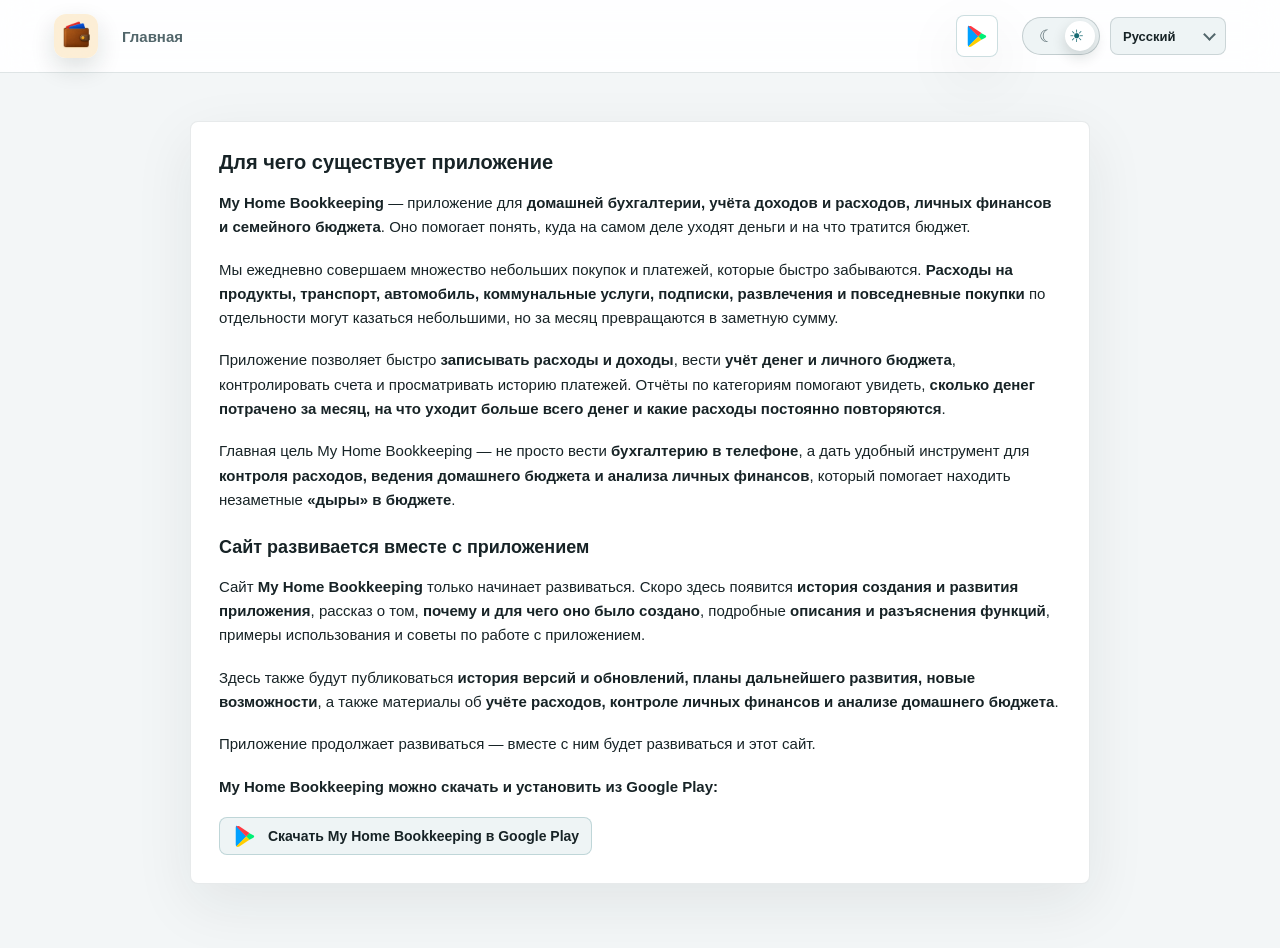
<file: index.html>
<!doctype html>
<html lang="ru" data-theme="light">
  <head>
    <meta charset="UTF-8">
    <meta name="viewport" content="width=device-width, initial-scale=1.0">
    <meta name="description" content="Официальный сайт приложения My Home Bookkeeping.">
    <meta name="keywords" content="домашняя бухгалтерия, учет расходов, учет доходов и расходов, личные финансы, семейный бюджет, контроль расходов, бухгалтерия в телефоне, карманная бухгалтерия, приложение для учета расходов, budżet domowy, kontrola wydatków, śledzenie wydatków, wydatki i dochody, finanse osobiste, aplikacja do budżetu domowego, aplikacja do wydatków, home bookkeeping, expense tracker, income and expense tracker, personal finance app, budget tracker, household budget, offline expense tracker">
    <title>My Home Bookkeeping</title>
    <link rel="stylesheet" href="styles.css">
  </head>
  <body>
    <header class="site-header">
      <div class="header-inner">
        <a class="brand" href="#" aria-label="My Home Bookkeeping">
          <img class="brand-icon" src="assets/app-icon-512.png" alt="">
        </a>

        <nav class="main-nav" aria-label="Основное меню">
          <a href="index.html">Главная</a>
        </nav>

        <a class="download-button" href="https://play.google.com/store/apps/details?id=com.chico.myhomebookkeeping" aria-label="Скачать приложение в Google Play">
          <svg class="google-play-icon" viewBox="0 0 32 32" aria-hidden="true" focusable="false">
            <path fill="#00A0FF" d="M5.4 3.3c-.5.5-.8 1.2-.8 2.1v21.2c0 .8.3 1.6.8 2.1l.1.1 12-12v-.3L5.5 3.2l-.1.1Z"/>
            <path fill="#00F076" d="m21.4 20.7-4-4v-.3l4-4 .1.1 4.8 2.7c1.4.8 1.4 2 0 2.8l-4.8 2.7h-.1Z"/>
            <path fill="#FFCE00" d="m21.5 20.6-4.1-4.1L5.4 28.7c.8.9 2.1 1 3.6.2l12.5-8.3Z"/>
            <path fill="#FF3A44" d="M21.5 12.4 9 4.1C7.6 3.3 6.2 3.4 5.4 4.3l12 12.2 4.1-4.1Z"/>
          </svg>
        </a>

        <div class="header-actions" aria-label="Настройки сайта">
          <button class="theme-switch" type="button" aria-label="Переключить на темную тему" aria-pressed="false">
            <span class="theme-icon" aria-hidden="true">☾</span>
            <span class="theme-thumb" aria-hidden="true"></span>
            <span class="theme-icon" aria-hidden="true">☀</span>
          </button>

          <label class="language-field" aria-label="Выбор языка">
            <select class="language-select" name="language">
              <option value="ru">Русский</option>
              <option value="en">🇬🇧 English</option>
              <option value="pl">🇵🇱 Polski</option>
            </select>
          </label>
        </div>
      </div>
    </header>

    <main class="page">
      <article class="content-panel" aria-labelledby="content-title">
        <h1 id="content-title" data-i18n="title">Для чего существует приложение</h1>

        <p data-i18n="paragraph1"><strong>My Home Bookkeeping</strong> — приложение для <strong>домашней бухгалтерии, учёта доходов и расходов, личных финансов и семейного бюджета</strong>. Оно помогает понять, куда на самом деле уходят деньги и на что тратится бюджет.</p>

        <p data-i18n="paragraph2">Мы ежедневно совершаем множество небольших покупок и платежей, которые быстро забываются. <strong>Расходы на продукты, транспорт, автомобиль, коммунальные услуги, подписки, развлечения и повседневные покупки</strong> по отдельности могут казаться небольшими, но за месяц превращаются в заметную сумму.</p>

        <p data-i18n="paragraph3">Приложение позволяет быстро <strong>записывать расходы и доходы</strong>, вести <strong>учёт денег и личного бюджета</strong>, контролировать счета и просматривать историю платежей. Отчёты по категориям помогают увидеть, <strong>сколько денег потрачено за месяц, на что уходит больше всего денег и какие расходы постоянно повторяются</strong>.</p>

        <p data-i18n="paragraph4">Главная цель My Home Bookkeeping — не просто вести <strong>бухгалтерию в телефоне</strong>, а дать удобный инструмент для <strong>контроля расходов, ведения домашнего бюджета и анализа личных финансов</strong>, который помогает находить незаметные <strong>«дыры» в бюджете</strong>.</p>

        <h2 data-i18n="subtitle">Сайт развивается вместе с приложением</h2>

        <p data-i18n="paragraph5">Сайт <strong>My Home Bookkeeping</strong> только начинает развиваться. Скоро здесь появится <strong>история создания и развития приложения</strong>, рассказ о том, <strong>почему и для чего оно было создано</strong>, подробные <strong>описания и разъяснения функций</strong>, примеры использования и советы по работе с приложением.</p>

        <p data-i18n="paragraph6">Здесь также будут публиковаться <strong>история версий и обновлений, планы дальнейшего развития, новые возможности</strong>, а также материалы об <strong>учёте расходов, контроле личных финансов и анализе домашнего бюджета</strong>.</p>

        <p data-i18n="paragraph7">Приложение продолжает развиваться — вместе с ним будет развиваться и этот сайт.</p>

        <p class="store-copy" data-i18n="storeCopy"><strong>My Home Bookkeeping можно скачать и установить из Google Play:</strong></p>
        <a class="store-badge" href="https://play.google.com/store/apps/details?id=com.chico.myhomebookkeeping" data-i18n-aria="storeAria" aria-label="Скачать My Home Bookkeeping в Google Play">
          <svg class="google-play-icon" viewBox="0 0 32 32" aria-hidden="true" focusable="false">
            <path fill="#00A0FF" d="M5.4 3.3c-.5.5-.8 1.2-.8 2.1v21.2c0 .8.3 1.6.8 2.1l.1.1 12-12v-.3L5.5 3.2l-.1.1Z"/>
            <path fill="#00F076" d="m21.4 20.7-4-4v-.3l4-4 .1.1 4.8 2.7c1.4.8 1.4 2 0 2.8l-4.8 2.7h-.1Z"/>
            <path fill="#FFCE00" d="m21.5 20.6-4.1-4.1L5.4 28.7c.8.9 2.1 1 3.6.2l12.5-8.3Z"/>
            <path fill="#FF3A44" d="M21.5 12.4 9 4.1C7.6 3.3 6.2 3.4 5.4 4.3l12 12.2 4.1-4.1Z"/>
          </svg>
          <span data-i18n="storeBadge">Скачать My Home Bookkeeping в Google Play</span>
        </a>
      </article>
    </main>

    <script>
      const translations = {
        ru: {
          title: 'Для чего существует приложение',
          paragraph1: '<strong>My Home Bookkeeping</strong> — приложение для <strong>домашней бухгалтерии, учёта доходов и расходов, личных финансов и семейного бюджета</strong>. Оно помогает понять, куда на самом деле уходят деньги и на что тратится бюджет.',
          paragraph2: 'Мы ежедневно совершаем множество небольших покупок и платежей, которые быстро забываются. <strong>Расходы на продукты, транспорт, автомобиль, коммунальные услуги, подписки, развлечения и повседневные покупки</strong> по отдельности могут казаться небольшими, но за месяц превращаются в заметную сумму.',
          paragraph3: 'Приложение позволяет быстро <strong>записывать расходы и доходы</strong>, вести <strong>учёт денег и личного бюджета</strong>, контролировать счета и просматривать историю платежей. Отчёты по категориям помогают увидеть, <strong>сколько денег потрачено за месяц, на что уходит больше всего денег и какие расходы постоянно повторяются</strong>.',
          paragraph4: 'Главная цель My Home Bookkeeping — не просто вести <strong>бухгалтерию в телефоне</strong>, а дать удобный инструмент для <strong>контроля расходов, ведения домашнего бюджета и анализа личных финансов</strong>, который помогает находить незаметные <strong>«дыры» в бюджете</strong>.',
          subtitle: 'Сайт развивается вместе с приложением',
          paragraph5: 'Сайт <strong>My Home Bookkeeping</strong> только начинает развиваться. Скоро здесь появится <strong>история создания и развития приложения</strong>, рассказ о том, <strong>почему и для чего оно было создано</strong>, подробные <strong>описания и разъяснения функций</strong>, примеры использования и советы по работе с приложением.',
          paragraph6: 'Здесь также будут публиковаться <strong>история версий и обновлений, планы дальнейшего развития, новые возможности</strong>, а также материалы об <strong>учёте расходов, контроле личных финансов и анализе домашнего бюджета</strong>.',
          paragraph7: 'Приложение продолжает развиваться — вместе с ним будет развиваться и этот сайт.',
          storeCopy: '<strong>My Home Bookkeeping можно скачать и установить из Google Play:</strong>',
          storeBadge: 'Скачать My Home Bookkeeping в Google Play',
          storeAria: 'Скачать My Home Bookkeeping в Google Play'
        },
        en: {
          title: 'What is the app for?',
          paragraph1: '<strong>My Home Bookkeeping</strong> is an app for <strong>home bookkeeping, tracking income and expenses, managing personal finances, and keeping a household budget</strong>. It helps you understand where your money really goes and what you spend your budget on.',
          paragraph2: 'Every day, we make many small purchases and payments that are quickly forgotten. <strong>Expenses for groceries, transportation, cars, utility bills, subscriptions, entertainment, and everyday purchases</strong> may seem insignificant on their own, but over a month they can add up to a considerable amount.',
          paragraph3: 'The app lets you quickly <strong>record expenses and income</strong>, keep track of <strong>your money and household budget</strong>, manage accounts, and view your payment history. Reports by category help you see <strong>how much you have spent during the month, where most of your money goes, and which expenses keep recurring</strong>.',
          paragraph4: 'The main purpose of My Home Bookkeeping is not simply to provide <strong>bookkeeping on your phone</strong>, but to offer a convenient tool for <strong>expense tracking, household budget management, and personal finance analysis</strong> that helps you discover unnoticed <strong>“holes” in your budget</strong>.',
          subtitle: 'The website grows with the app',
          paragraph5: 'The <strong>My Home Bookkeeping</strong> website is only beginning to grow. Soon you will find the <strong>story of how the app was created and developed</strong>, an explanation of <strong>why and for what purpose it was created</strong>, detailed <strong>descriptions and explanations of its features</strong>, practical examples, and tips for using the app.',
          paragraph6: 'We will also publish the <strong>version and update history, future development plans, and information about new features</strong>, as well as materials about <strong>expense tracking, personal finance management, and household budget analysis</strong>.',
          paragraph7: 'The app continues to evolve — and this website will grow along with it.',
          storeCopy: '<strong>You can download and install My Home Bookkeeping from Google Play:</strong>',
          storeBadge: 'Download My Home Bookkeeping on Google Play',
          storeAria: 'Download My Home Bookkeeping on Google Play'
        },
        pl: {
          title: 'Do czego służy aplikacja',
          paragraph1: '<strong>My Home Bookkeeping</strong> to aplikacja do <strong>prowadzenia budżetu domowego, ewidencji przychodów i wydatków, zarządzania finansami osobistymi i budżetem rodzinnym</strong>. Pomaga zrozumieć, na co naprawdę wydawane są pieniądze i gdzie znika domowy budżet.',
          paragraph2: 'Każdego dnia dokonujemy wielu drobnych zakupów i płatności, o których szybko zapominamy. <strong>Wydatki na żywność, transport, samochód, rachunki, subskrypcje, rozrywkę i codzienne zakupy</strong> osobno mogą wydawać się niewielkie, ale w ciągu miesiąca potrafią zamienić się w znaczną kwotę.',
          paragraph3: 'Aplikacja pozwala szybko <strong>zapisywać wydatki i przychody</strong>, prowadzić <strong>kontrolę finansów i budżetu domowego</strong>, zarządzać kontami oraz przeglądać historię płatności. Raporty według kategorii pomagają zobaczyć, <strong>ile pieniędzy zostało wydanych w ciągu miesiąca, na co wydajemy najwięcej i które wydatki regularnie się powtarzają</strong>.',
          paragraph4: 'Głównym celem My Home Bookkeeping nie jest tylko prowadzenie <strong>domowej księgowości w telefonie</strong>, ale zapewnienie wygodnego narzędzia do <strong>kontroli wydatków, prowadzenia budżetu domowego i analizy finansów osobistych</strong>, które pomaga odnaleźć niezauważalne <strong>„dziury” w budżecie</strong>.',
          subtitle: 'Strona rozwija się razem z aplikacją',
          paragraph5: 'Strona <strong>My Home Bookkeeping</strong> dopiero zaczyna się rozwijać. Wkrótce pojawi się tutaj <strong>historia powstania i rozwoju aplikacji</strong>, informacje o tym, <strong>dlaczego i w jakim celu została stworzona</strong>, szczegółowe <strong>opisy i wyjaśnienia funkcji</strong>, przykłady zastosowania oraz wskazówki dotyczące korzystania z aplikacji.',
          paragraph6: 'Będziemy również publikować <strong>historię wersji i aktualizacji, plany dalszego rozwoju oraz informacje o nowych funkcjach</strong>, a także materiały dotyczące <strong>kontroli wydatków, finansów osobistych i analizy budżetu domowego</strong>.',
          paragraph7: 'Aplikacja stale się rozwija — razem z nią będzie rozwijać się również ta strona.',
          storeCopy: '<strong>My Home Bookkeeping można pobrać i zainstalować z Google Play:</strong>',
          storeBadge: 'Pobierz My Home Bookkeeping z Google Play',
          storeAria: 'Pobierz My Home Bookkeeping z Google Play'
        }
      };

      const root = document.documentElement;
      const themeSwitch = document.querySelector('.theme-switch');
      const languageSelect = document.querySelector('.language-select');

      function setTheme(theme) {
        root.dataset.theme = theme;
        themeSwitch.setAttribute('aria-pressed', theme === 'dark');
        themeSwitch.setAttribute('aria-label', theme === 'dark' ? 'Переключить на светлую тему' : 'Переключить на темную тему');
      }

      function setLanguage(language) {
        const dictionary = translations[language];
        root.lang = language;

        document.querySelectorAll('[data-i18n]').forEach((element) => {
          element.innerHTML = dictionary[element.dataset.i18n];
        });

        document.querySelectorAll('[data-i18n-aria]').forEach((element) => {
          element.setAttribute('aria-label', dictionary[element.dataset.i18nAria]);
        });

        languageSelect.value = language;
      }

      themeSwitch.addEventListener('click', () => {
        setTheme(root.dataset.theme === 'dark' ? 'light' : 'dark');
      });

      languageSelect.addEventListener('change', () => setLanguage(languageSelect.value));
    </script>
  </body>
</html>
</file>
<file: styles.css>
:root {
  color-scheme: light;
  font-family: Arial, Helvetica, sans-serif;
  background: #f3f6f7;
  color: #172326;
  --primary: #176b73;
  --primary-dark: #0f5258;
  --primary-soft: #d9f0ef;
  --background: #f3f6f7;
  --surface: #ffffff;
  --surface-muted: #eef4f5;
  --text-primary: #172326;
  --text-secondary: #52666b;
  --border: #7a8d92;
  --shadow: 0 20px 60px rgba(23, 35, 38, 0.08);
}

:root[data-theme="dark"] {
  color-scheme: dark;
  background: #0f1516;
  color: #f4f0f1;
  --primary: #7bd7d3;
  --primary-dark: #4aaeaa;
  --primary-soft: #173538;
  --background: #0f1516;
  --surface: #182123;
  --surface-muted: #243234;
  --text-primary: #f4f0f1;
  --text-secondary: #b7c7ca;
  --border: #6f8387;
  --shadow: 0 20px 60px rgba(0, 0, 0, 0.28);
}

* {
  box-sizing: border-box;
}

body {
  margin: 0;
  min-width: 320px;
  background: var(--background);
  color: var(--text-primary);
}

a {
  color: inherit;
  text-decoration: none;
}

button {
  font: inherit;
}

.site-header {
  position: sticky;
  top: 0;
  z-index: 10;
  background: color-mix(in srgb, var(--surface) 90%, transparent);
  border-bottom: 1px solid color-mix(in srgb, var(--border) 24%, transparent);
  backdrop-filter: blur(16px);
}

.header-inner {
  width: min(100%, 1220px);
  min-height: 72px;
  display: grid;
  grid-template-columns: auto minmax(64px, 1fr) auto auto;
  align-items: center;
  gap: 24px;
  margin: 0 auto;
  padding: 0 24px;
}

.brand {
  display: inline-flex;
  align-items: center;
}

.brand-icon {
  width: 44px;
  height: 44px;
  display: block;
  border-radius: 12px;
  box-shadow: 0 10px 24px rgba(23, 35, 38, 0.14);
}

.main-nav {
  display: flex;
  align-items: center;
  gap: 28px;
  color: var(--text-secondary);
  font-size: 15px;
  font-weight: 600;
}

.main-nav a {
  padding: 8px 0;
}

.main-nav a:hover,
.main-nav a:focus-visible {
  color: var(--primary);
}

.download-button {
  width: 42px;
  height: 42px;
  display: inline-grid;
  place-items: center;
  border: 1px solid color-mix(in srgb, var(--primary) 22%, transparent);
  border-radius: 8px;
  background: var(--surface);
  box-shadow: var(--shadow);
}

.download-button:hover,
.download-button:focus-visible {
  border-color: color-mix(in srgb, var(--primary) 48%, transparent);
  background: var(--primary-soft);
}

.google-play-icon {
  width: 26px;
  height: 26px;
  flex: 0 0 auto;
}

.header-actions {
  display: inline-flex;
  align-items: center;
  justify-self: end;
  gap: 10px;
}

.theme-switch {
  width: 78px;
  height: 38px;
  position: relative;
  display: grid;
  grid-template-columns: 1fr 1fr;
  align-items: center;
  border: 1px solid color-mix(in srgb, var(--border) 38%, transparent);
  border-radius: 999px;
  background: var(--surface-muted);
  color: var(--text-secondary);
  cursor: pointer;
  padding: 0 8px;
}

.theme-icon {
  position: relative;
  z-index: 1;
  display: inline-grid;
  place-items: center;
  font-size: 17px;
  line-height: 1;
}

.theme-thumb {
  width: 30px;
  height: 30px;
  position: absolute;
  top: 3px;
  left: 4px;
  border-radius: 50%;
  background: var(--surface);
  box-shadow: 0 6px 14px rgba(23, 35, 38, 0.16);
  transition: transform 180ms ease;
}

:root[data-theme="dark"] .theme-switch .theme-icon:first-child,
:root[data-theme="light"] .theme-switch .theme-icon:last-child {
  color: var(--primary);
}

:root[data-theme="light"] .theme-thumb {
  transform: translateX(38px);
}

.language-field {
  position: relative;
  display: inline-flex;
  align-items: center;
}

.language-field::after {
  width: 7px;
  height: 7px;
  position: absolute;
  right: 12px;
  border-right: 2px solid currentColor;
  border-bottom: 2px solid currentColor;
  color: var(--text-secondary);
  content: "";
  pointer-events: none;
  transform: translateY(-2px) rotate(45deg);
}

.language-select {
  min-width: 116px;
  height: 38px;
  padding: 0 32px 0 12px;
  border: 1px solid color-mix(in srgb, var(--border) 30%, transparent);
  border-radius: 8px;
  background: var(--surface-muted);
  color: var(--text-primary);
  cursor: pointer;
  font: inherit;
  font-size: 13px;
  font-weight: 700;
  letter-spacing: 0;
  appearance: none;
}

.language-select:hover,
.language-select:focus-visible {
  border-color: color-mix(in srgb, var(--primary) 48%, transparent);
  background: var(--surface);
}

.page {
  min-height: calc(100vh - 72px);
  padding: 48px 20px 64px;
}

.content-panel {
  width: min(100%, 900px);
  margin: 0 auto;
  padding: 28px;
  border: 1px solid color-mix(in srgb, var(--border) 18%, transparent);
  border-radius: 8px;
  background: var(--surface);
  box-shadow: var(--shadow);
}

.content-panel h1,
.content-panel h2 {
  color: var(--text-primary);
  line-height: 1.25;
}

.content-panel h1 {
  margin: 0 0 16px;
  font-size: 20px;
}

.content-panel h2 {
  margin: 24px 0 16px;
  font-size: 18px;
}

.content-panel p {
  margin: 0 0 18px;
  color: var(--text-primary);
  font-size: 15px;
  line-height: 1.62;
}

.content-panel strong {
  font-weight: 700;
}

.store-copy {
  margin-bottom: 6px;
}

.store-badge {
  display: inline-flex;
  align-items: center;
  justify-content: center;
  max-width: 100%;
  min-height: 38px;
  gap: 10px;
  padding: 0 12px;
  border: 1px solid color-mix(in srgb, var(--primary) 22%, transparent);
  border-radius: 8px;
  background: var(--surface-muted);
  color: var(--text-primary);
  font-size: 14px;
  font-weight: 600;
}

.store-badge:hover,
.store-badge:focus-visible {
  border-color: color-mix(in srgb, var(--primary) 48%, transparent);
  background: var(--primary-soft);
}

@media (max-width: 760px) {
  .header-inner {
    min-height: 64px;
    grid-template-columns: auto auto 1fr;
    gap: 12px;
    padding: 0 16px;
  }

  .brand-icon {
    width: 40px;
    height: 40px;
    border-radius: 11px;
  }

  .main-nav {
    display: none;
  }

  .download-button {
    width: 38px;
    height: 38px;
  }

  .header-actions {
    grid-column: 3;
  }

  .language-select {
    min-width: 108px;
    height: 36px;
    padding-left: 10px;
    font-size: 12px;
  }

  .page {
    min-height: calc(100vh - 64px);
    padding: 28px 12px 48px;
  }

  .content-panel {
    padding: 22px 16px;
  }
}

@media (max-width: 540px) {
  .header-inner {
    grid-template-columns: auto 1fr;
    gap: 8px;
  }

  .download-button,
  .main-nav {
    display: none;
  }

  .header-actions {
    grid-column: 2;
    gap: 6px;
  }

  .theme-switch {
    width: 70px;
    height: 36px;
    padding: 0 7px;
  }

  .theme-thumb {
    width: 28px;
    height: 28px;
  }

  :root[data-theme="light"] .theme-thumb {
    transform: translateX(34px);
  }

  .language-select {
    min-width: 104px;
  }
}
</file>
